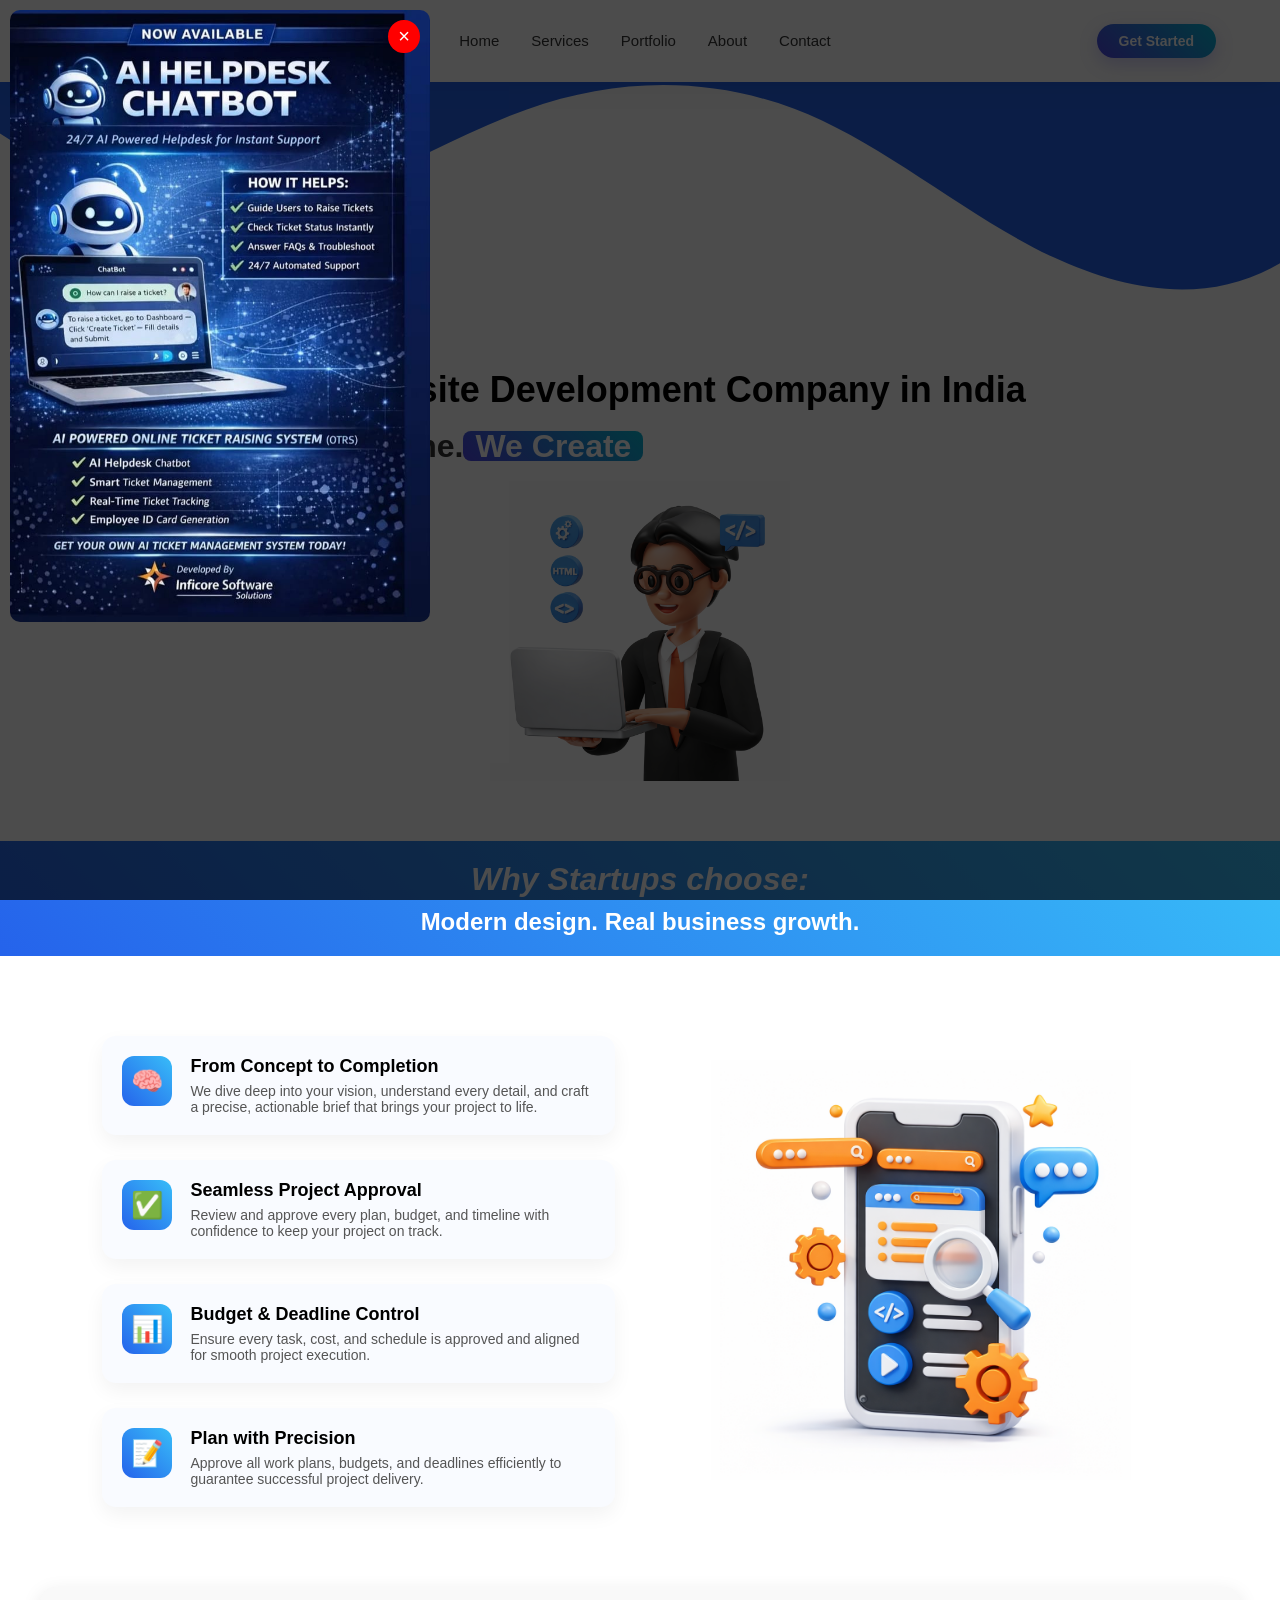
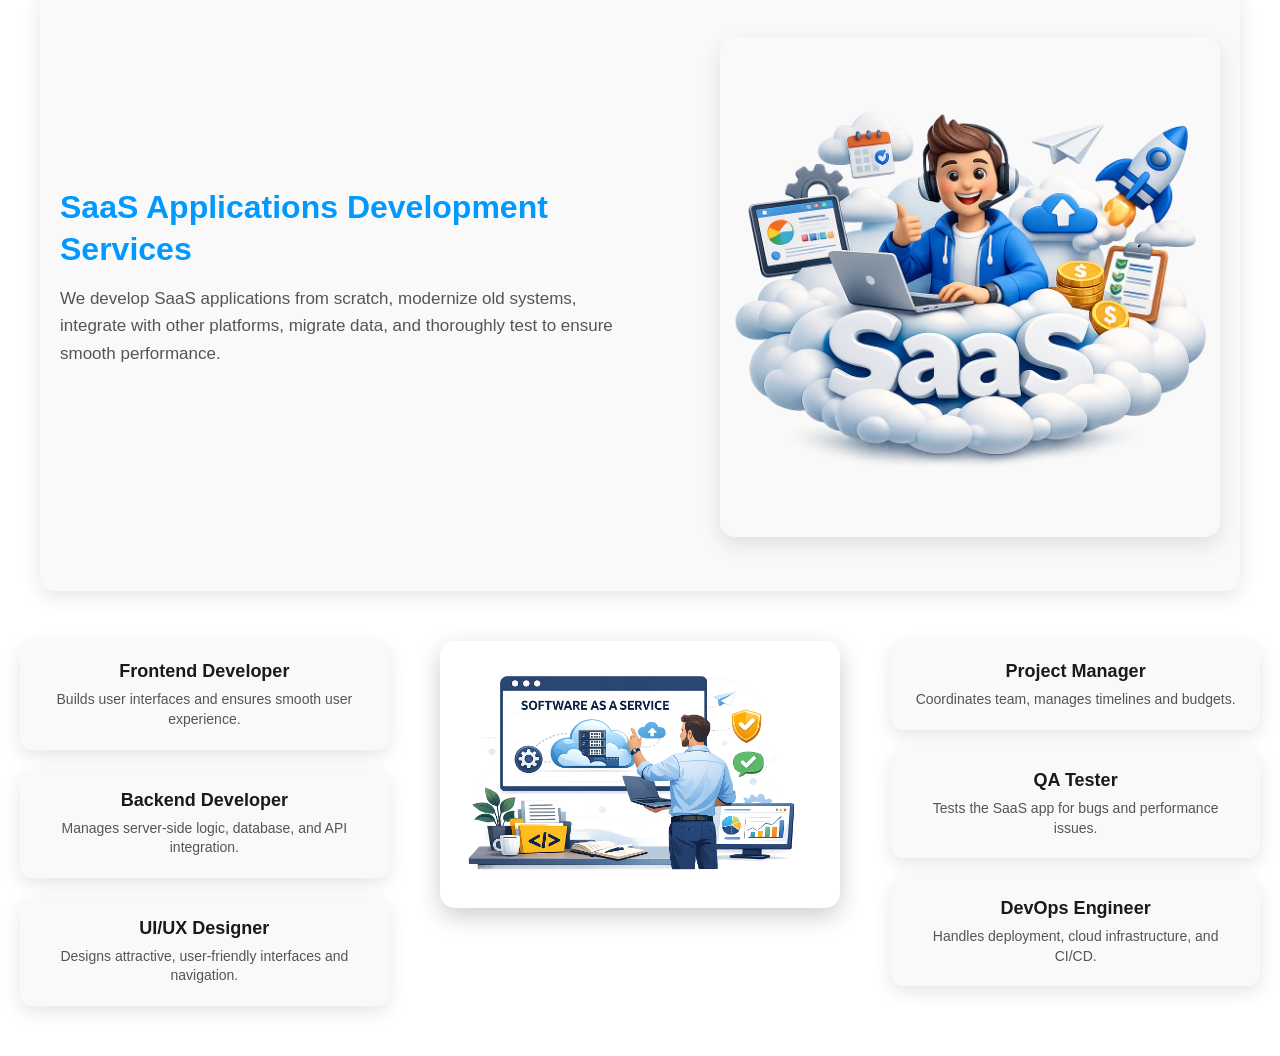
<file: index.html>
<!DOCTYPE html>
<html lang="en">
<head>
<meta charset="UTF-8">
<meta name="viewport" content="width=device-width, initial-scale=1.0">
  <meta name="msvalidate.01" content="2FF1A3707CDDD19D329CE1285793B4F2" />
  <meta name="google-site-verification" content="DbxgPeLp3TmOD3tt_4DWgbPNjhgho-CfG_3apbiCmKg" />

  <!-- Google tag (gtag.js) -->
<script async src="https://www.googletagmanager.com/gtag/js?id=G-4W7WE4P2E4"></script>
<script>
  window.dataLayer = window.dataLayer || [];
  function gtag(){dataLayer.push(arguments);}
  gtag('js', new Date());

  gtag('config', 'G-4W7WE4P2E4');
</script>
  
<title>Inficore Software Solution</title>
  <meta name="description" content="Inficore Software Solution provides web development, software solutions, and IT services for modern businesses.">
<meta name="keywords" content="web development, software company, IT services, website design, inficore">
<meta name="robots" content="index, follow">
  <link rel="icon" href="images/apnalogo.png" type="image/x-icon">
<link rel="stylesheet" href="style.css">

<!-- AOS CSS -->
<link href="https://unpkg.com/aos@2.3.4/dist/aos.css" rel="stylesheet">

</head>
<body>

<nav class="navbar" data-aos="fade-down">
    <!-- Logo -->
    <div class="logo-box" data-aos="fade-right">
        <img src="images/apnalogo.png" alt="logo">
        <div class="logo-text">
            Infi<span>core</span>
        </div>
    </div>

    <!-- Links -->
    <ul class="nav-links" id="navLinks" data-aos="fade-left">
        <li><a href="index.html">Home</a></li>
        <li><a href="service.html">Services</a></li>
        <li><a href="portfolio.html">Portfolio</a></li>
        <li><a href="about.html">About</a></li>
        <li><a href="contactus.html">Contact</a></li>
        <li class="mobile-btn"><a href="contactus.html">Get Started</a></li>
    </ul>

    <!-- Desktop Button -->
    <div class="nav-btn" data-aos="zoom-in">
        <a href="contactus.html">Get Started</a>
    </div>

    <!-- Hamburger -->
    <div class="menu-toggle" onclick="toggleMenu()" data-aos="fade-up">
        ☰
    </div>
</nav>



<div class="custom-shape-divider-top">
    <svg xmlns="http://www.w3.org/2000/svg" viewBox="0 0 1200 120" preserveAspectRatio="none">
        <path d="M321.39,56.44c58-10.79,114.16-30.13,172-41.86,82.39-16.72,168.19-17.73,250.45-.39C823.78,31,906.67,72,985.66,92.83c70.05,18.48,146.53,26.09,214.34,3V0H0V27.35A600.21,600.21,0,0,0,321.39,56.44Z" class="shape-fill"></path>
    </svg>

    <div id="one">
        <div class="sub1" data-aos="fade-right">
            <div class="text-center">
                <h1>No 1 Website Development Company in India</h1>
                <h2>Your Imagine.<span class="highlight">We Create</span></h2>
            </div>
        </div>
        <div class="sub2" data-aos="fade-left"></div>
    </div>
</div>

      <!-- POPUP -->
    <div id="popup" class="popup">
        <div class="popup-content">
            <span class="close-btn" onclick="closePopup()">&times;</span>
            <img src="images/inficorejpeg.jpeg" alt="Offer Image">
        </div>
    </div>
  
<div id="div2" data-aos="fade-up">
    <i>Why Startups choose:</i>
    <h3 class="two-child">Modern design. Real business growth.</h3>
</div>



<!-- ===== FEATURE SECTION ===== -->
<section class="feature-section">

    <!-- LEFT SIDE -->
    <div class="feature-left">
        <div class="feature-box" data-aos="fade-up" data-aos-delay="100">
            <div class="icon">🧠</div>
            <div class="content">
                <h3>From Concept to Completion</h3>
                <p>We dive deep into your vision, understand every detail, and craft a precise, actionable brief that brings your project to life.</p>
            </div>
        </div>

        <div class="feature-box" data-aos="fade-up" data-aos-delay="200">
            <div class="icon">✅</div>
            <div class="content">
                 <h3>Seamless Project Approval</h3>
                 <p>Review and approve every plan, budget, and timeline with confidence to keep your project on track.</p>
            </div>
        </div>

        <div class="feature-box" data-aos="fade-up" data-aos-delay="300">
            <div class="icon">📊</div>
            <div class="content">
                <h3>Budget & Deadline Control</h3>
                <p>Ensure every task, cost, and schedule is approved and aligned for smooth project execution.</p>
            </div>
        </div>

        <div class="feature-box" data-aos="fade-up" data-aos-delay="400">
            <div class="icon">📝</div>
            <div class="content">
                <h3>Plan with Precision</h3>
                <p>Approve all work plans, budgets, and deadlines efficiently to guarantee successful project delivery.</p>
            </div>
        </div>
    </div>

    <!-- RIGHT SIDE -->
    <div class="feature-right" data-aos="fade-left">
        <img src="images/hij.png" alt="Feature Image">
    </div>  

</section>

<div class="two-column-section">
    <div class="content" data-aos="fade-right">
        <h2>SaaS Applications Development Services</h2>
        <p>We develop SaaS applications from scratch, modernize old systems, integrate with other platforms, migrate data, and thoroughly test to ensure smooth performance.</p>
    </div>
    <div class="image" data-aos="fade-left">
        <img src="images/saas.png" alt="SaaS Development Image">
    </div>
</div>

<div class="team-image-section">
    <!-- Left 3 team members -->
    <div class="side left">
        <div class="team-member" data-aos="fade-up" data-aos-delay="100">
            <h4>Frontend Developer</h4>
            <p>Builds user interfaces and ensures smooth user experience.</p>
        </div>
        <div class="team-member" data-aos="fade-up" data-aos-delay="200">
            <h4>Backend Developer</h4>
            <p>Manages server-side logic, database, and API integration.</p>
        </div>
        <div class="team-member" data-aos="fade-up" data-aos-delay="300">
            <h4>UI/UX Designer</h4>
            <p>Designs attractive, user-friendly interfaces and navigation.</p>
        </div>
    </div>

    <!-- Middle image -->
    <div class="middle" data-aos="zoom-in">
        <img src="images/saaas.png" alt="SaaS 3D Character">
    </div>

    <!-- Right 3 team members -->
    <div class="side right">
        <div class="team-member" data-aos="fade-up" data-aos-delay="400">
            <h4>Project Manager</h4>
            <p>Coordinates team, manages timelines and budgets.</p>
        </div>
        <div class="team-member" data-aos="fade-up" data-aos-delay="500">
            <h4>QA Tester</h4>
            <p>Tests the SaaS app for bugs and performance issues.</p>
        </div>
        <div class="team-member" data-aos="fade-up" data-aos-delay="600">
            <h4>DevOps Engineer</h4>
            <p>Handles deployment, cloud infrastructure, and CI/CD.</p>
        </div>
    </div>
</div>

<script>
function toggleMenu(){
    document.getElementById("navLinks").classList.toggle("active");
}
    window.onload = function() {
    document.getElementById("popup").style.display = "block";
  };


  function closePopup() {
    document.getElementById("popup").style.display = "none";
}
</script>

<!-- AOS JS -->
<script src="https://unpkg.com/aos@2.3.4/dist/aos.js"></script>
<script>
  AOS.init({
    duration: 1000,
    once: true, // scroll triggers only once
  });
</script>
<!--Start of Tawk.to Script-->
<!--Start of Tawk.to Script-->
<script type="text/javascript">
var Tawk_API=Tawk_API||{}, Tawk_LoadStart=new Date();
(function(){
var s1=document.createElement("script"),s0=document.getElementsByTagName("script")[0];
s1.async=true;
s1.src='https://embed.tawk.to/69b7bb261a55ed1c3511a775/1jjqr64mi';
s1.charset='UTF-8';
s1.setAttribute('crossorigin','*');
s0.parentNode.insertBefore(s1,s0);
})();
</script>
<!--End of Tawk.to Script-->
<!--End of Tawk.to Script-->
</body>
</html>
</file>
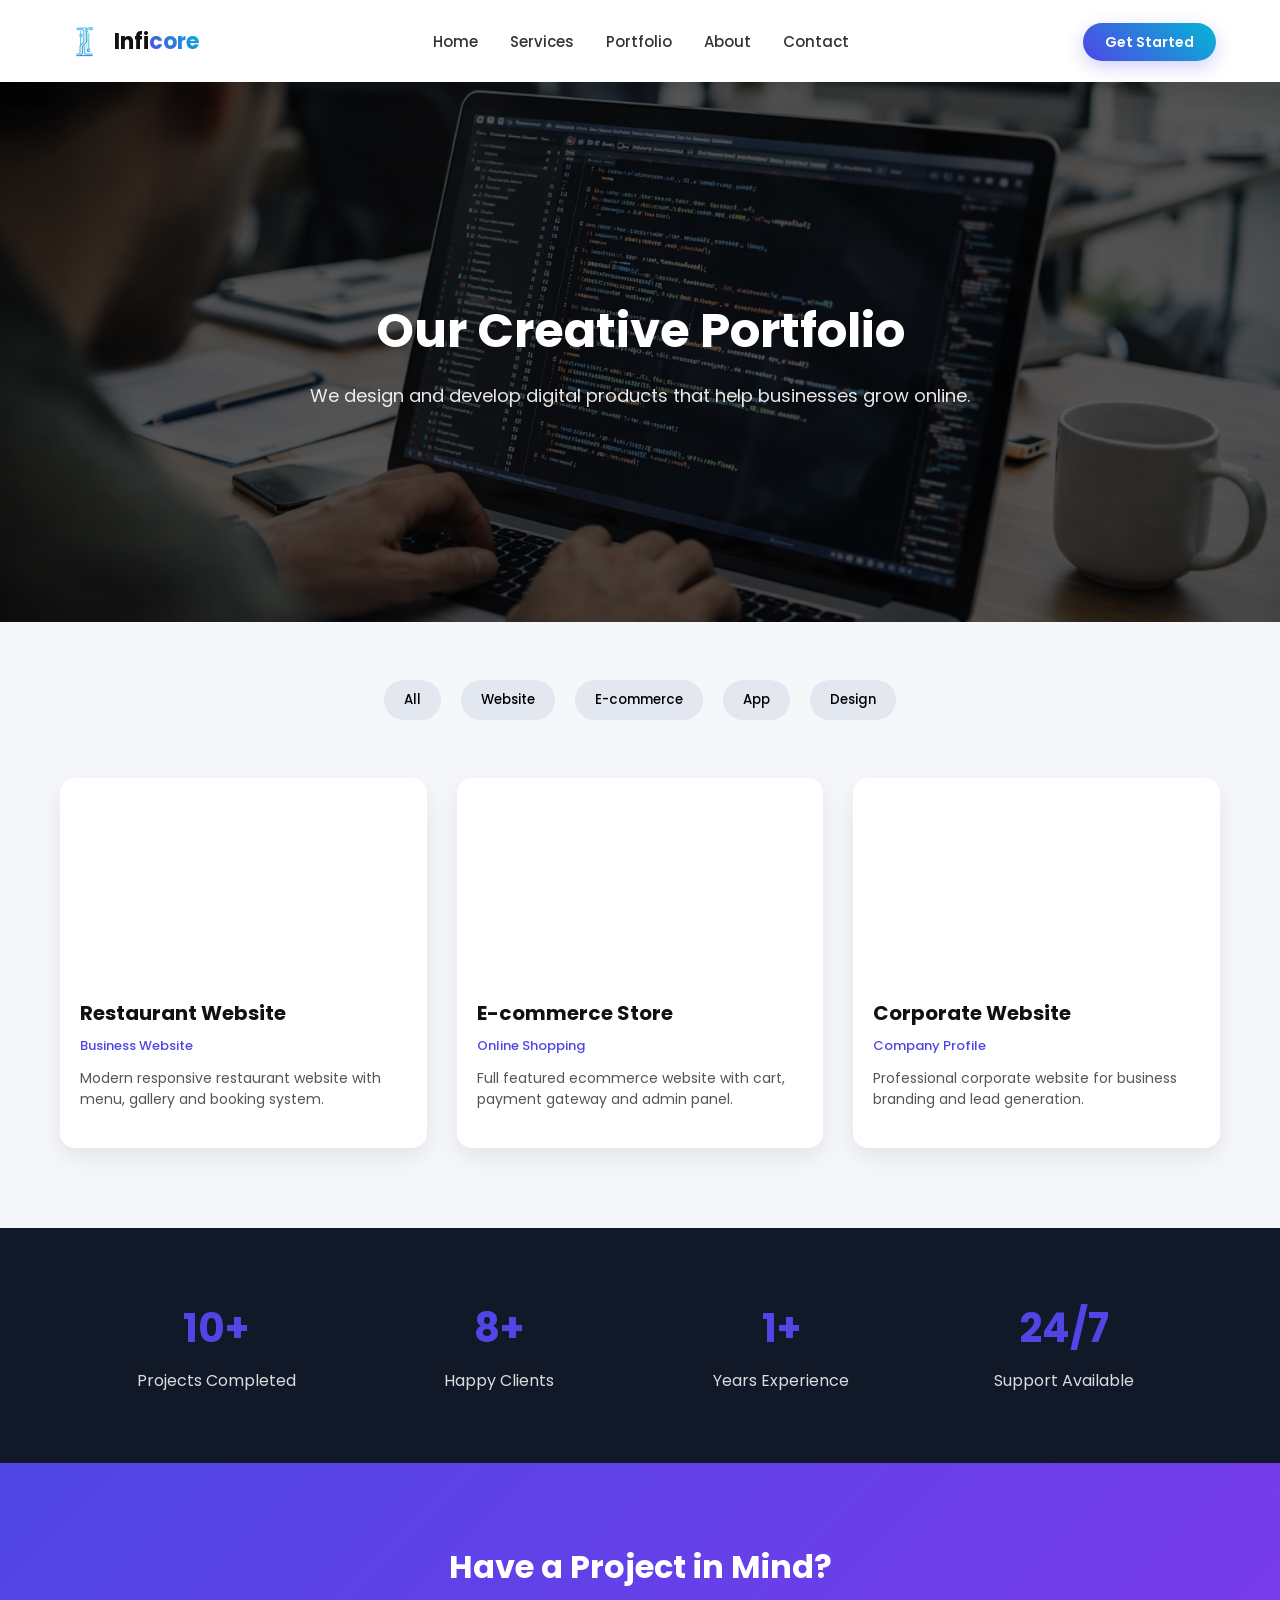
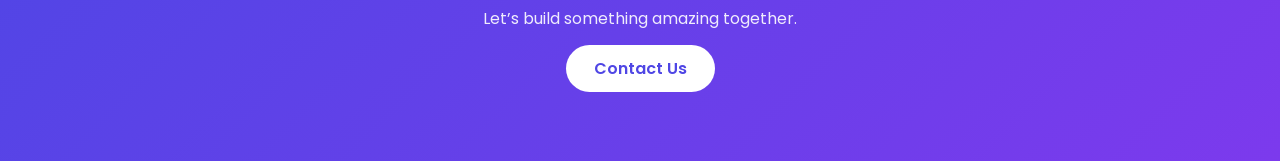
<file: portfolio.html>
<!DOCTYPE html>
<html lang="en">
<head>
  <meta charset="UTF-8" />
  <meta name="viewport" content="width=device-width, initial-scale=1.0" />
  <title>Our Portfolio</title>
  <link rel="icon" href="images/apnalogo.png" type="image/x-icon">
  <link rel="stylesheet" href="port.css">

  <!-- Google Font -->
  <link href="https://fonts.googleapis.com/css2?family=Poppins:wght@300;400;500;600;700&display=swap" rel="stylesheet">

  <!-- AOS CSS -->
  <link href="https://unpkg.com/aos@2.3.4/dist/aos.css" rel="stylesheet">
</head>
<body>

<nav class="navbar" data-aos="fade-down">

  <!-- Logo -->
  <div class="logo-box" data-aos="fade-right">
      <img src="images/apnalogo.png" alt="logo">
      <div class="logo-text">
          Infi<span>core</span>
      </div>
  </div>

  <!-- Links -->
  <ul class="nav-links" id="navLinks" data-aos="fade-left">
      <li><a href="index.html">Home</a></li>
      <li><a href="service.html">Services</a></li>
      <li><a href="portfolio.html">Portfolio</a></li>
      <li><a href="about.html">About</a></li>
      <li><a href="contactus.html">Contact</a></li>
      <li class="mobile-btn"><a href="contactus.html">Get Started</a></li>
  </ul>

  <!-- Desktop Button -->
  <div class="nav-btn" data-aos="zoom-in">
      <a href="contactus.html">Get Started</a>
  </div>

  <!-- Hamburger -->
  <div class="menu-toggle" onclick="toggleMenu()" data-aos="fade-up">
      ☰
  </div>

</nav>

<!-- HERO -->
<section class="portfolio-hero">
  <div data-aos="fade-up">
    <h1>Our Creative Portfolio</h1>
    <p>We design and develop digital products that help businesses grow online.</p>
  </div>
</section>

<!-- FILTER -->
<section class="portfolio-filter" data-aos="fade-up" data-aos-delay="100">
  <button class="filter-btn">All</button>
  <button class="filter-btn">Website</button>
  <button class="filter-btn">E-commerce</button>
  <button class="filter-btn">App</button>
  <button class="filter-btn">Design</button>
</section>

<!-- PROJECTS -->
<section class="portfolio-container">

  <div class="portfolio-card" data-aos="fade-right">
    <div class="portfolio-img" style="background-image:url('https://images.unsplash.com/photo-1559028012-481c04fa702d');"></div>
    <div class="portfolio-content" data-aos="fade-up" data-aos-delay="100">
      <h3>Restaurant Website</h3>
      <span>Business Website</span>
      <p>Modern responsive restaurant website with menu, gallery and booking system.</p>
    </div>
  </div>

  <div class="portfolio-card" data-aos="fade-left" data-aos-delay="200">
    <div class="portfolio-img" style="background-image:url('https://images.unsplash.com/photo-1460925895917-afdab827c52f');"></div>
    <div class="portfolio-content" data-aos="fade-up" data-aos-delay="300">
      <h3>E-commerce Store</h3>
      <span>Online Shopping</span>
      <p>Full featured ecommerce website with cart, payment gateway and admin panel.</p>
    </div>
  </div>

  <div class="portfolio-card" data-aos="fade-right" data-aos-delay="400">
    <div class="portfolio-img" style="background-image:url('https://images.unsplash.com/photo-1522202176988-66273c2fd55f');"></div>
    <div class="portfolio-content" data-aos="fade-up" data-aos-delay="500">
      <h3>Corporate Website</h3>
      <span>Company Profile</span>
      <p>Professional corporate website for business branding and lead generation.</p>
    </div>
  </div>

</section>

<!-- STATS -->
<section class="portfolio-stats">
  <div class="stats-container">
    <div class="stat-box" data-aos="fade-up">
      <h2>10+</h2>
      <p>Projects Completed</p>
    </div>
    <div class="stat-box" data-aos="fade-up" data-aos-delay="100">
      <h2>8+</h2>
      <p>Happy Clients</p>
    </div>
    <div class="stat-box" data-aos="fade-up" data-aos-delay="200">
      <h2>1+</h2>
      <p>Years Experience</p>
    </div>
    <div class="stat-box" data-aos="fade-up" data-aos-delay="300">
      <h2>24/7</h2>
      <p>Support Available</p>
    </div>
  </div>
</section>

<!-- CTA -->
<section class="portfolio-cta" data-aos="fade-up" data-aos-delay="100">
  <h2>Have a Project in Mind?</h2>
  <p>Let’s build something amazing together.</p>
  <a href="contactus.html">Contact Us</a>
</section>

<script>
function toggleMenu(){
    document.getElementById("navLinks").classList.toggle("active");
}
</script>

<!-- AOS JS -->
<script src="https://unpkg.com/aos@2.3.4/dist/aos.js"></script>
<script>
  AOS.init({
    duration: 1000,
    once: true, // scroll trigger only once
  });
</script>

</body>
</html>
</file>
<file: style.css>
*{
    margin:0;
    padding:0;
    box-sizing:border-box;
    font-family:"Poppins",sans-serif;
}
body{
    background:#ffffff;
}
.navbar{
    display:flex;
    justify-content:space-between;
    align-items:center;
    padding:18px 5%;
    background:rgba(255,255,255,0.95);
    backdrop-filter:blur(10px);
    box-shadow:0 8px 25px rgba(0,0,0,0.05);
    position:sticky;
    top:0;
    z-index:999;
}
.logo-box{
    display:flex;
    align-items:center;
    gap:10px;
}
.logo-box img{
    width:40px;
}
.logo-text{
    font-size:22px;
    font-weight:700;
    color:#111;
}
.logo-text span{
    background:linear-gradient(45deg,#4f46e5,#06b6d4);
    -webkit-background-clip:text;
    -webkit-text-fill-color:transparent;
}
.nav-links{
    display:flex;
    list-style:none;
    gap:32px;
}

.nav-links a{
    text-decoration:none;
    color:#333;
    font-weight:500;
    font-size:15px;
    position:relative;
}

/* Underline hover */
.nav-links a::after{
    content:"";
    position:absolute;
    width:0%;
    height:2px;
    left:0;
    bottom:-5px;
    background:linear-gradient(45deg,#4f46e5,#06b6d4);
    transition:.3s;
}

.nav-links a:hover::after{
    width:100%;
}

/* ===== BUTTON ===== */
.nav-btn a{
    text-decoration:none;
    padding:9px 22px;
    border-radius:30px;
    background:linear-gradient(45deg,#4f46e5,#06b6d4);
    color:#fff;
    font-weight:600;
    font-size:14px;
    box-shadow:0 6px 18px rgba(79,70,229,.25);
}

/* ===== HAMBURGER ===== */
.menu-toggle{
    display:none;
    font-size:26px;
    cursor:pointer;
}

/* ===== TABLET ===== */
@media(max-width:1024px){

    .nav-links{
        gap:22px;
    }

    .nav-btn a{
        padding:8px 18px;
    }
}

/* ===== MOBILE ===== */
@media(max-width:768px){

    .menu-toggle{
        display:block;
    }

    .nav-btn{
        display:none;
    }

    .nav-links{
        position:absolute;
        top:75px;
        right:0;
        width:100%;
        background:#fff;
        flex-direction:column;
        text-align:center;
        padding:25px 0;
        gap:20px;
        box-shadow:0 10px 30px rgba(0,0,0,.08);
        display:none;
    }

    .nav-links.active{
        display:flex;
    }

    .mobile-btn{
        display:block;
    }
}

/* Hide mobile button desktop */
.mobile-btn{
    display:none;
}

.custom-shape-divider-top {
    top: 0;
    left: 0;
    width: 100%;
    overflow: hidden;
    line-height: 0;
}

.custom-shape-divider-top svg {
    display: block;
    width: calc(100% + 1.3px);
    height: 226px;
}

.custom-shape-divider-top .shape-fill {
    fill: #2563eb;
}
/* ===== HERO SECTION FIXED ===== */
#one {
    display: flex;
    flex-wrap: wrap;
    width: 100%;
    align-items: center;
    justify-content: space-between;
    padding: 60px 5%;
    gap: 20px;
}

.sub1, .sub2 {
    flex: 1 1 50%;
    display: flex;
    align-items: center;
    justify-content: center;
}

.sub1 .text-center {
    text-align: left;
}

.sub1 h1 {
    font-size: 36px;
    line-height: 1.2;
    margin-bottom: 20px;
}

.sub1 h2 {
    font-size: 32px;
    color: #333;
}

.sub2 {
    background-image: url("images/abc.png"); /* tumhara image path */
    background-size: contain;
    background-repeat: no-repeat;
    background-position: center;
    width: 100%;
    min-height: 300px;
    animation: floatImage 4s ease-in-out infinite;
}

@keyframes floatImage {
    0% { transform: translateY(0px); }
    50% { transform: translateY(-20px); }
    100% { transform: translateY(0px); }
}

.highlight {
    background: linear-gradient(45deg,#4f46e5,#06b6d4);
    color: #fff;
    padding: 15px 12px;
    border-radius: 8px;
    display: inline-block;
    font-weight: 600;
}

/* ===== DIV2 ===== */
#div2 {
    width: 100%;
    background: linear-gradient(45deg, #2563eb, #38bdf8);
    text-align: center;
    padding: 20px 10px;
}
#div2 i {
    font-size: 2rem;
    color: white;
    font-weight: bolder;
}
.two-child {
    font-size: 1.5rem;
    color: white;
    font-weight: bolder;
    margin-top: 10px;
}

/* ===== MOBILE / TABLET ===== */
@media (max-width: 992px) {
    #one {
        flex-direction: column;
        padding: 40px 5%;
    }
    .sub1, .sub2 {
        flex: 1 1 100%;
        justify-content: center;
    }
    .sub1 .text-center {
        text-align: center;
    }
    .sub1 h1 { font-size: 28px; }
    .sub1 h2 { font-size: 22px; }
    .sub2 { min-height: 250px; margin-top: 20px; }
}

@media (max-width: 576px) {
    #one { padding: 30px 10px; }
    .sub1 h1 { font-size: 22px; }
    .sub1 h2 { font-size: 18px; }
    .sub2 { min-height: 180px; margin-top: 15px; }
    .highlight { font-size: 12px; padding: 8px 6px; }
}

/* ===== SECTION ===== */
.feature-section{
    width:100%;
    padding:80px 8%;
    display:flex;
    gap:50px;
    align-items:center;
}

/* ===== LEFT ===== */
.feature-left{
    width:50%;
    display:flex;
    flex-direction:column;
    gap:25px;
}

/* ===== BOX ===== */
.feature-box{
    display:flex;
    gap:18px;
    padding:20px;
    border-radius:14px;
    background:#f9fbff;
    box-shadow:0 8px 20px rgba(0,0,0,0.05);
    transition:.3s;
}

.feature-box:hover{
    transform:translateY(-6px);
}
.icon{
    font-size:26px;
    min-width:50px;
    height:50px;
    display:flex;
    align-items:center;
    justify-content:center;
    border-radius:12px;
    background:linear-gradient(45deg,#2563eb,#38bdf8);
    color:#fff;
}
.content h3{
    font-size:18px;
    margin-bottom:6px;
}

.content p{
    font-size:14px;
    color:#555;
}
.feature-right{
    width:50%;
    text-align:center;
}
.feature-right img{
    width:100%;
    max-width:420px;
}
@media(max-width:992px){
.feature-section{
    flex-direction:column;
    text-align:center;
}
.feature-left,
.feature-right{
    width:100%;
}
.feature-box{
    text-align:left;
}
}
@media(max-width:576px){
.feature-section{
    padding:60px 6%;
}
.feature-box{
    flex-direction:column;
    text-align:center;
    align-items:center;
}
.icon{
    margin-bottom:8px;
}
.content h3{
    font-size:16px;
}
.content p{
    font-size:13px;
}
.feature-right img{
    max-width:280px;
}
}
@import url('https://fonts.googleapis.com/css2?family=Montserrat:wght@400;600;700&display=swap');
.two-column-section {
    display: flex;
    align-items: center;
    justify-content: space-between;
    gap: 40px;
    padding: 50px 20px;
    max-width: 1200px;
    margin: auto;
    flex-wrap: wrap;
    font-family: 'Montserrat', sans-serif;
    background-color: #f9f9f9; /* subtle background */
    border-radius: 15px;
    box-shadow: 0 6px 20px rgba(0,0,0,0.1);
}
.two-column-section .content {
    flex: 1;
    min-width: 300px;
    text-align: left;
}

.two-column-section .content h2 {
    font-size: 32px;
    font-weight: 700;
    margin-bottom: 15px;
    color: #0099ff;
    line-height: 1.3;
}

.two-column-section .content p {
    font-size: 17px;
    color: #555;
    margin-bottom: 25px;
    line-height: 1.6;
}
.two-column-section .image {
    flex: 1;
    min-width: 300px;
    text-align: right;
}

.two-column-section .image img {
    width: 100%;
    max-width: 500px;
    border-radius: 15px;
    object-fit: cover;
    box-shadow: 0 8px 20px rgba(0,0,0,0.1);
    transition: transform 0.3s;
}

.two-column-section .image img:hover {
    transform: scale(1.03);
}
@media (max-width: 992px) {
    .two-column-section {
        flex-direction: column;
        text-align: center;
    }
    .two-column-section .image {
        text-align: center;
        margin-top: 25px;
    }
}

@media (max-width: 576px) {
    .two-column-section .content h2 {
        font-size: 26px;
    }
    .two-column-section .content p {
        font-size: 15px;
    }
    .two-column-section .content button {
        width: 100%;
    }
}
.team-image-section {
    display: flex;
    align-items: flex-start;
    justify-content: center;
    gap: 30px;
    flex-wrap: wrap;
    padding: 50px 20px;
    max-width: 1400px;
    margin: auto;
    font-family: 'Montserrat', sans-serif;
}
.team-image-section .side {
    display: flex;
    flex-direction: column;
    gap: 20px;
    flex: 1;
    min-width: 220px;
}
.team-image-section .team-member {
    background: #f9f9f9;
    padding: 20px;
    text-align: center;
    border-radius: 12px;
    box-shadow: 0 6px 18px rgba(0,0,0,0.1);
    transition: transform 0.3s, box-shadow 0.3s;
}

.team-image-section .team-member:hover {
    transform: translateY(-5px);
    box-shadow: 0 10px 25px rgba(0,0,0,0.15);
}

.team-image-section .team-member .icon {
    font-size: 36px;
    margin-bottom: 10px;
}

.team-image-section .team-member h4 {
    font-size: 18px;
    margin-bottom: 8px;
    color: #1a1a1a;
}

.team-image-section .team-member p {
    font-size: 14px;
    color: #555;
    line-height: 1.4;
}

.team-image-section .middle {
    flex: 1.2;
    text-align: center;
    min-width: 250px;
}
.team-image-section .middle img {
    width: 100%;
    max-width: 400px;
    border-radius: 15px;
    box-shadow: 0 8px 25px rgba(0,0,0,0.2);
    object-fit: cover;
    transition: transform 0.3s;
}
.team-image-section .middle img:hover {
    transform: scale(1.05);
}
@media (max-width: 992px) {
    .team-image-section {
        flex-direction: column;
        align-items: center;
    }
    .team-image-section .side {
        flex-direction: row;
        justify-content: center;
        gap: 15px;
        margin-bottom: 20px;
    }
    .team-image-section .middle {
        margin: 20px 0;
    }
}
@media (max-width: 576px) {
    .team-image-section .side {
        flex-direction: column;
        gap: 15px;
    }
    .team-image-section .middle img {
        max-width: 300px;
    }
}
.popup {
    display: none;
    position: fixed;
    z-index: 9999;
    left: 10;
    top: 0;
    width: 100%;
    height: 100%;
    background-color: rgba(0,0,0,0.7);

    /* Flex centering */
    display: flex;
    justify-content: center; /* horizontal center */
    align-items: center;     /* vertical center */
    padding: 10px;           /* for small screens */
}

/* POPUP BOX */
.popup-content {
    position: relative;
    width: 400px;
    max-width: 95%;
    border-radius: 10px;
    overflow: hidden;
    animation: popupFade 0.5s ease;
}

/* CLOSE BUTTON */
.close-btn {
    position: absolute;
    top: 10px;
    right: 10px;
    background: red;
    color: white;
    font-size: 20px;
    padding: 5px 10px;
    cursor: pointer;
    border-radius: 50%;
    z-index: 1000;
}

/* POPUP IMAGE */
.popup-content img {
    width: 100%;
    display: block;
}

/* ANIMATION */
@keyframes popupFade {
    from { transform: scale(0.8); opacity: 0; }
    to { transform: scale(1); opacity: 1; }
}

/* 📱 MOBILE */
@media (max-width: 600px) {
    .popup-content {
        width: 90%;
        padding: 10px;
    }
    .close-btn {
        top: 8px;
        right: 20px;
        font-size: 18px;
        padding: 4px 8px;
    }
}

/* TABLET */
@media (min-width: 601px) and (max-width: 1024px) {
    .popup-content {
        width: 70%;
    }
    .close-btn {
        top: 10px;
        right: 10px;
    }
}

/* DESKTOP */
@media (min-width: 1025px) {
    .popup-content {
        width: 420px;
    }
    .close-btn {
        top: 10px;
        right: 10px;
    }
}
</file>
<file: port.css>
*{
      margin:0;
      padding:0;
      box-sizing:border-box;
      font-family:'Poppins',sans-serif;
    }

    body{
      background:#f5f7fb;
      color:#333;
    }
.navbar{
    display:flex;
    justify-content:space-between;
    align-items:center;
    padding:18px 5%;
    background:rgba(255,255,255,0.95);
    backdrop-filter:blur(10px);
    box-shadow:0 8px 25px rgba(0,0,0,0.05);
    position:sticky;
    top:0;
    z-index:999;
}

/* ===== LOGO ===== */
.logo-box{
    display:flex;
    align-items:center;
    gap:10px;
}

.logo-box img{
    width:40px;
}

.logo-text{
    font-size:22px;
    font-weight:700;
    color:#111;
}

.logo-text span{
    background:linear-gradient(45deg,#4f46e5,#06b6d4);
    -webkit-background-clip:text;
    -webkit-text-fill-color:transparent;
}

/* ===== LINKS ===== */
.nav-links{
    display:flex;
    list-style:none;
    gap:32px;
}

.nav-links a{
    text-decoration:none;
    color:#333;
    font-weight:500;
    font-size:15px;
    position:relative;
}

/* Underline hover */
.nav-links a::after{
    content:"";
    position:absolute;
    width:0%;
    height:2px;
    left:0;
    bottom:-5px;
    background:linear-gradient(45deg,#4f46e5,#06b6d4);
    transition:.3s;
}

.nav-links a:hover::after{
    width:100%;
}

/* ===== BUTTON ===== */
.nav-btn a{
    text-decoration:none;
    padding:9px 22px;
    border-radius:30px;
    background:linear-gradient(45deg,#4f46e5,#06b6d4);
    color:#fff;
    font-weight:600;
    font-size:14px;
    box-shadow:0 6px 18px rgba(79,70,229,.25);
}

/* ===== HAMBURGER ===== */
.menu-toggle{
    display:none;
    font-size:26px;
    cursor:pointer;
}

/* ===== TABLET ===== */
@media(max-width:1024px){

    .nav-links{
        gap:22px;
    }

    .nav-btn a{
        padding:8px 18px;
    }
}

/* ===== MOBILE ===== */
@media(max-width:768px){

    .menu-toggle{
        display:block;
    }

    .nav-btn{
        display:none;
    }

    .nav-links{
        position:absolute;
        top:75px;
        right:0;
        width:100%;
        background:#fff;
        flex-direction:column;
        text-align:center;
        padding:25px 0;
        gap:20px;
        box-shadow:0 10px 30px rgba(0,0,0,.08);
        display:none;
    }

    .nav-links.active{
        display:flex;
    }

    .mobile-btn{
        display:block;
    }
}

/* Hide mobile button desktop */
.mobile-btn{
    display:none;
}
    /* HERO SECTION */
    .portfolio-hero{
      width:100%;
      min-height:60vh;
      background:linear-gradient(rgba(0,0,0,0.65),rgba(0,0,0,0.65)),
      url('images/port.png');
      background-size:cover;
      background-position:center;
      display:flex;
      align-items:center;
      justify-content:center;
      text-align:center;
      color:#fff;
      padding:40px 20px;
    }

    .portfolio-hero h1{
      font-size:48px;
      margin-bottom:15px;
    }

    .portfolio-hero p{
      font-size:18px;
      opacity:0.9;
    }

    /* FILTER BUTTONS */
    .portfolio-filter{
      padding:50px 20px 10px;
      text-align:center;
    }

    .filter-btn{
      border:none;
      padding:10px 20px;
      margin:8px;
      background:#e3e7f0;
      cursor:pointer;
      border-radius:30px;
      font-weight:500;
      transition:0.3s;
    }

    .filter-btn:hover{
      background:#4f46e5;
      color:#fff;
    }

    /* PROJECT GRID */
    .portfolio-container{
      max-width:1200px;
      margin:auto;
      padding:40px 20px 80px;
      display:grid;
      grid-template-columns:repeat(auto-fit,minmax(300px,1fr));
      gap:30px;
    }

    .portfolio-card{
      background:#fff;
      border-radius:15px;
      overflow:hidden;
      box-shadow:0 10px 25px rgba(0,0,0,0.08);
      transition:0.4s;
      display:flex;
      flex-direction:column;
    }

    .portfolio-card:hover{
      transform:translateY(-10px);
    }

    .portfolio-img{
      width:100%;
      height:200px;
      background-size:cover;
      background-position:center;
    }

    .portfolio-content{
      padding:20px;
      flex:1;
      display:flex;
      flex-direction:column;
    }

    .portfolio-content h3{
      margin-bottom:8px;
      font-size:20px;
      color:#111;
    }

    .portfolio-content span{
      font-size:13px;
      color:#4f46e5;
      font-weight:500;
    }

    .portfolio-content p{
      font-size:14px;
      margin:12px 0 18px;
      color:#555;
      line-height:1.5;
    }

    .portfolio-content a{
      margin-top:auto;
      text-decoration:none;
      background:#4f46e5;
      color:#fff;
      padding:10px 18px;
      border-radius:25px;
      font-size:14px;
      display:inline-block;
      transition:0.3s;
    }

    .portfolio-content a:hover{
      background:#3730a3;
    }

    /* STATS SECTION */
    .portfolio-stats{
      background:#111827;
      color:#fff;
      padding:70px 20px;
    }

    .stats-container{
      max-width:1100px;
      margin:auto;
      display:grid;
      grid-template-columns:repeat(auto-fit,minmax(200px,1fr));
      gap:30px;
      text-align:center;
    }

    .stat-box h2{
      font-size:40px;
      color:#4f46e5;
      margin-bottom:10px;
    }

    .stat-box p{
      opacity:0.85;
    }

    /* CTA SECTION */
    .portfolio-cta{
      padding:80px 20px;
      text-align:center;
      background:linear-gradient(135deg,#4f46e5,#7c3aed);
      color:#fff;
    }

    .portfolio-cta h2{
      font-size:32px;
      margin-bottom:15px;
    }

    .portfolio-cta p{
      margin-bottom:25px;
      opacity:0.9;
    }

    .portfolio-cta a{
      background:#fff;
      color:#4f46e5;
      padding:12px 28px;
      border-radius:30px;
      text-decoration:none;
      font-weight:600;
      transition:0.3s;
    }

    .portfolio-cta a:hover{
      background:#e0e7ff;
    }

    /* MOBILE */
    @media(max-width:768px){
      .portfolio-hero h1{
        font-size:32px;
      }

      .portfolio-hero p{
        font-size:15px;
      }
    }
</file>
